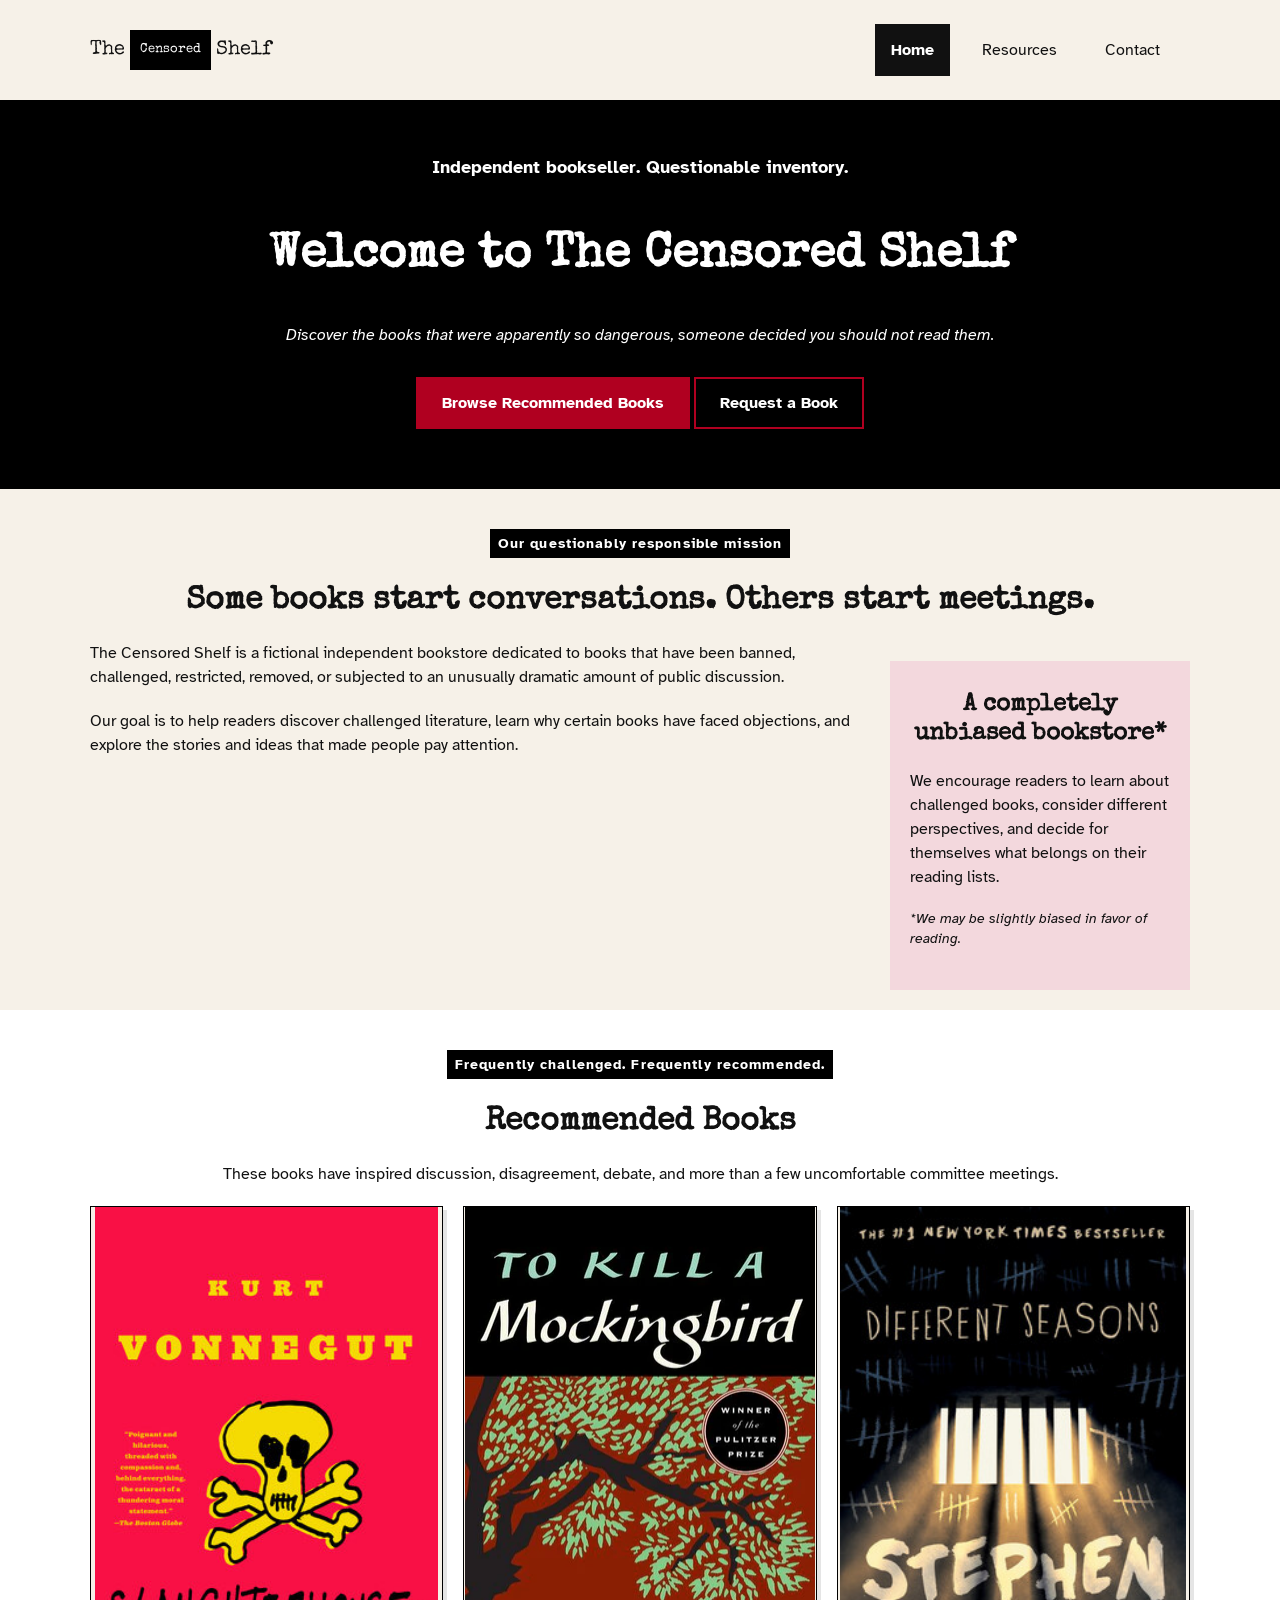
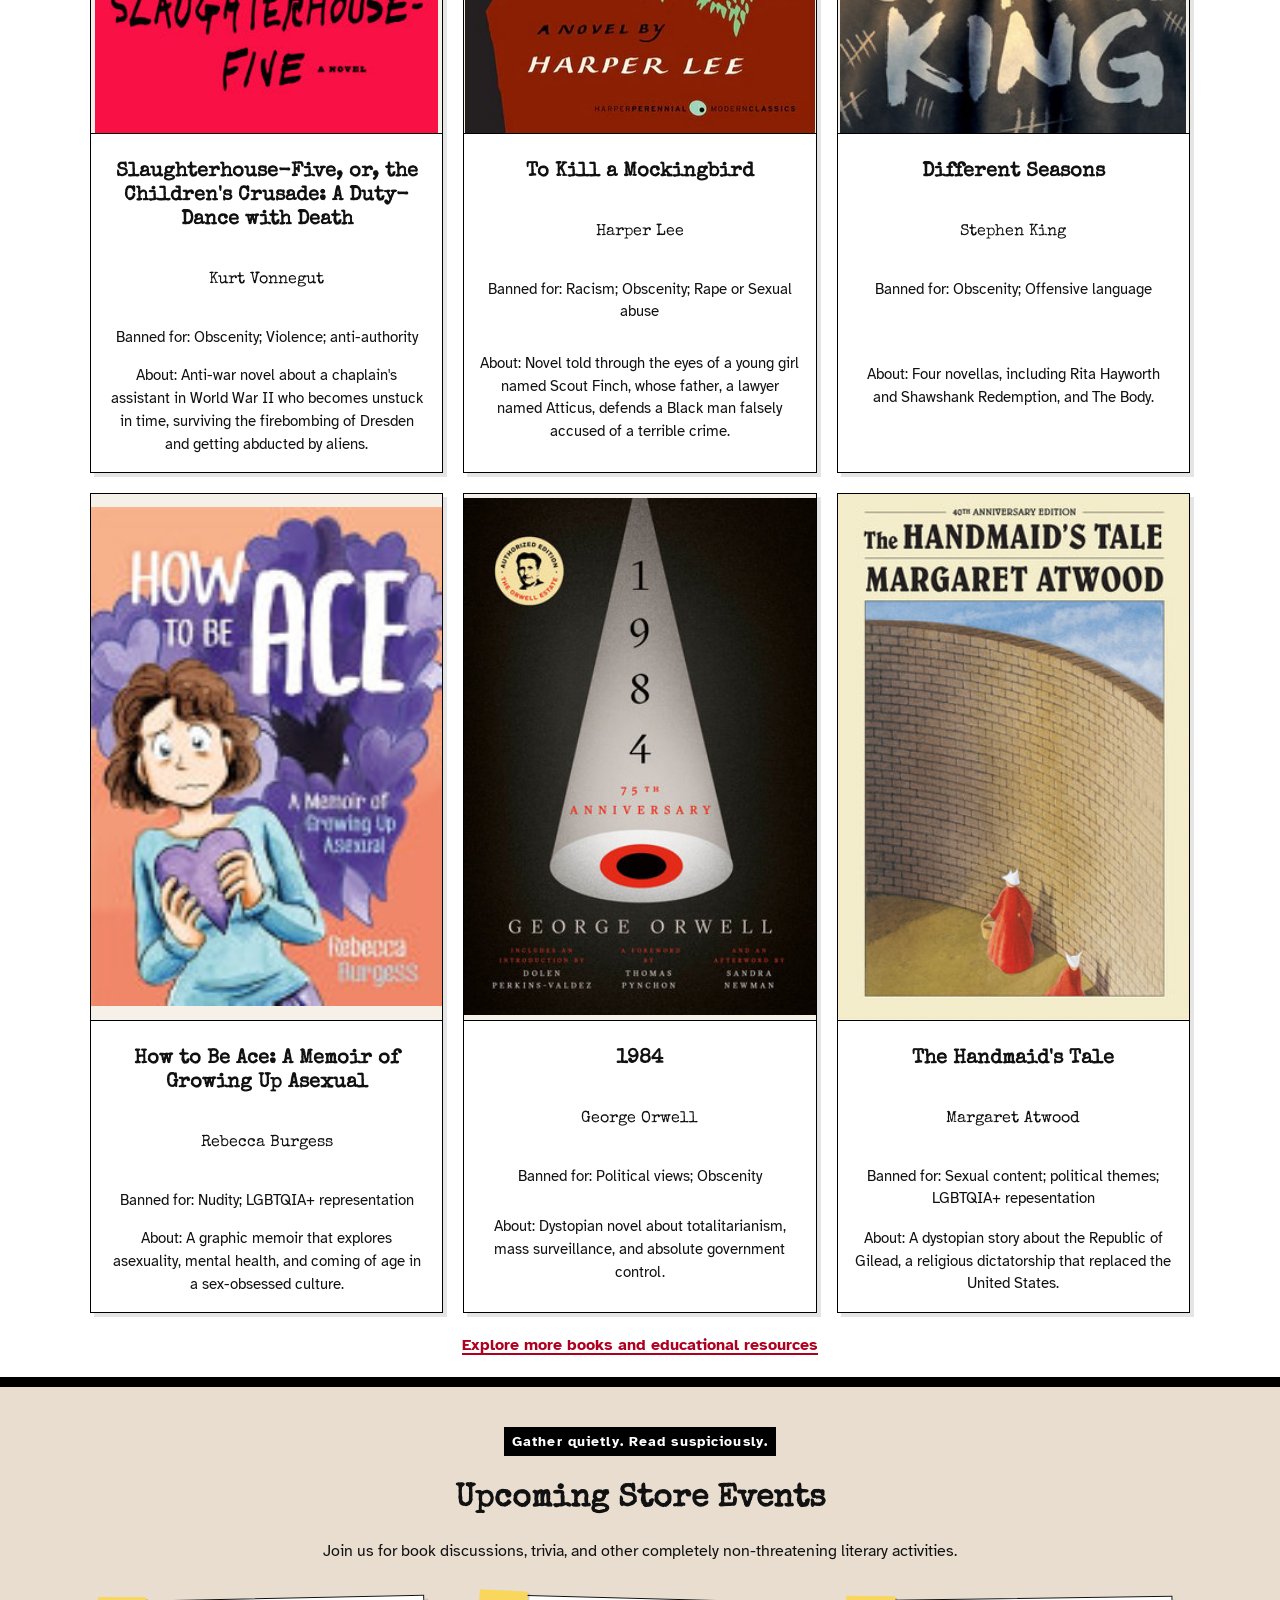
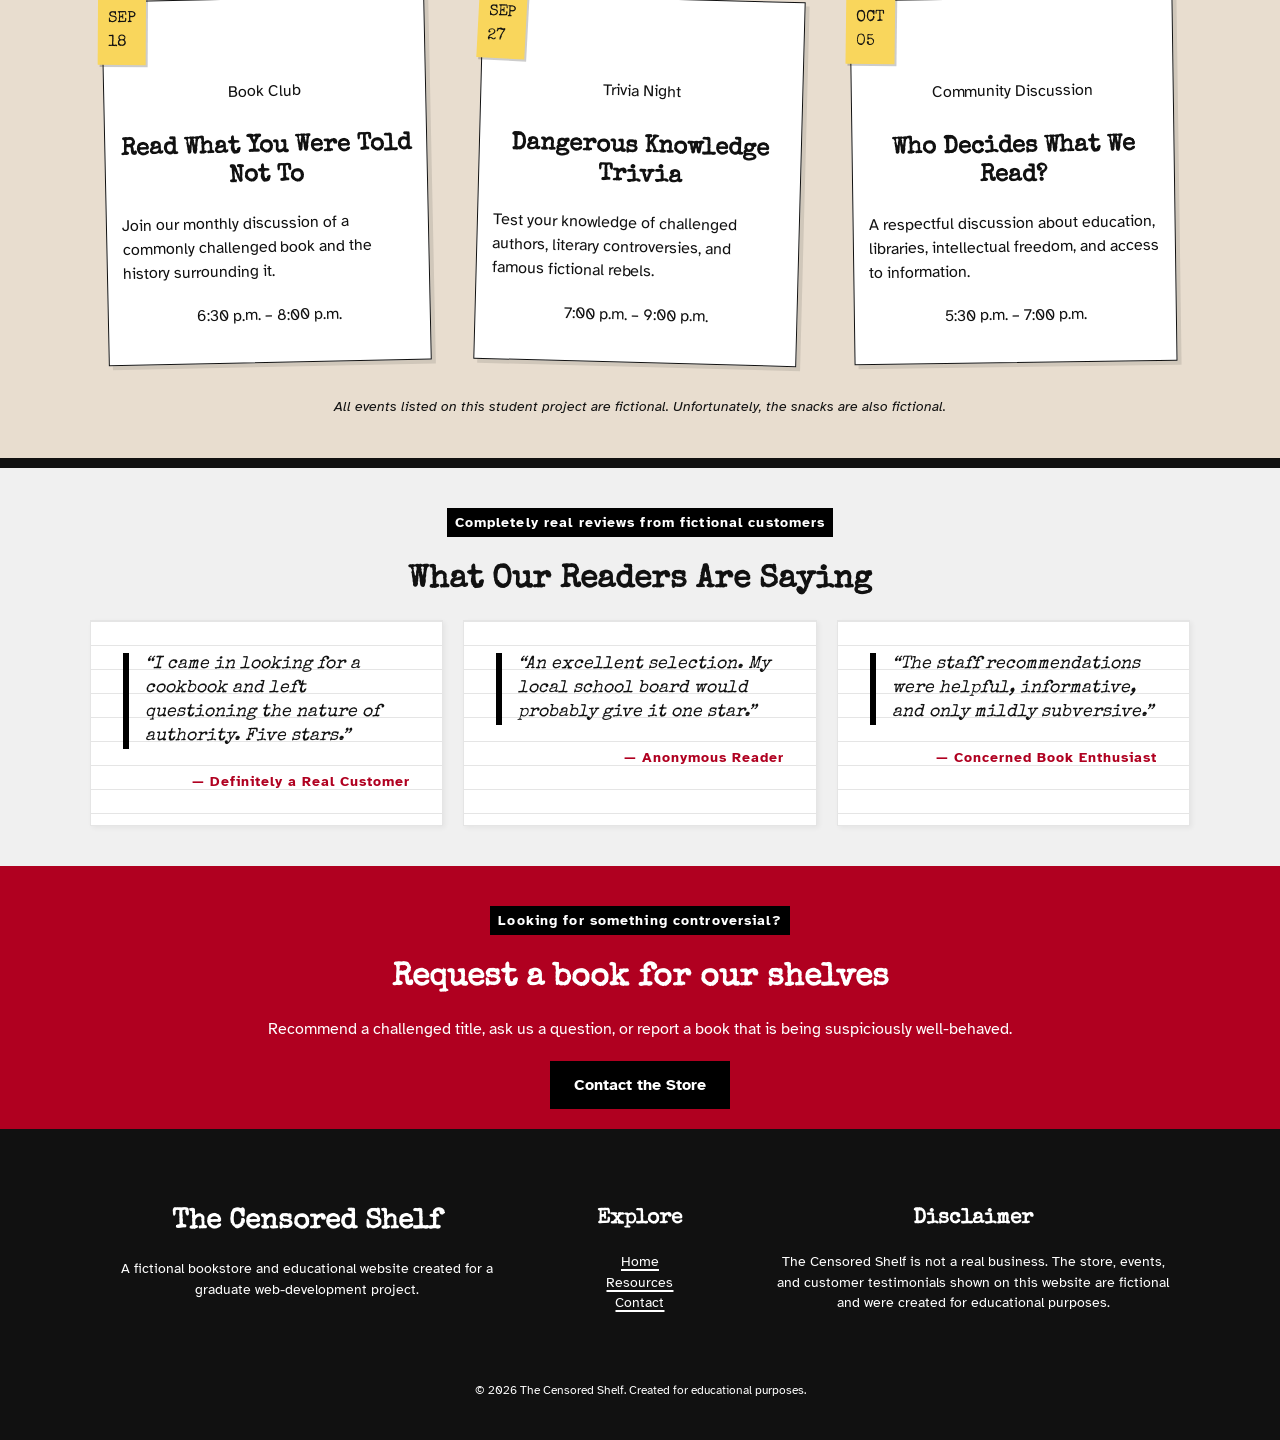
<file: index.html>
<!DOCTYPE html>
<html lang="en">

<head>
    <meta charset="UTF-8">

    <meta name="viewport" content="width=device-width, initial-scale=1.0">

    <meta name="description"
        content="The Censored Shelf is a fictional bookstore and educational resource focused on banned and challenged books.">

    <title>Home | The Censored Shelf</title>

    <link rel="preconnect" href="https://fonts.googleapis.com">
    <link rel="preconnect" href="https://fonts.gstatic.com" crossorigin>
    <link
        href="https://fonts.googleapis.com/css2?family=Atkinson+Hyperlegible:ital,wght@0,400;0,700;1,400;1,700&family=Special+Elite&display=swap"
        rel="stylesheet">

    <link rel="stylesheet" href="css/styles.css">
</head>

<body>

    <!-- Site header -->
    <header class="site-header">
        <div class="header-container">

            <a class="site-logo" href="index.html">
                The <span class="redacted">Censored</span> Shelf
            </a>

            <nav class="main-navigation" aria-label="Main navigation">
                <input type="checkbox" id="checkbox-toggle">
                <label for="checkbox-toggle" class="menu-btn"><span class="sr-only">Open navigation menu</span></label>
                <ul class="navigation-list">
                    <li>
                        <a class="active-page">Home</a>
                    </li>

                    <li>
                        <a href="resource.html">Resources</a>
                    </li>

                    <li>
                        <a href="contact.html">Contact</a>
                    </li>
                </ul>
            </nav>

        </div>
    </header>


    <main>

        <!-- Hero section -->
        <section class="hero-section">
            <div class="hero-content">

                <p class="hero-label">
                    Independent bookseller. Questionable inventory.
                </p>

                <h1>Welcome to The Censored Shelf</h1>

                <p class="hero-tagline">
                    Discover the books that were apparently so dangerous,
                    someone decided you should not read them.
                </p>

                <div class="hero-buttons">

                    <!-- Scrolls to the recommended books section on this page -->
                    <a class="primary-button" href="#recommended-books">
                        Browse Recommended Books
                    </a>

                    <!-- Links to Lucy's contact/request page -->
                    <a class="secondary-button" href="contact.html">
                        Request a Book
                    </a>

                </div>

            </div>
        </section>


        <!-- Mission and about section -->
        <section class="about-section" id="about">
            <div class="section-container">

                <div class="section-heading">
                    <p class="section-label">
                        Our questionably responsible mission
                    </p>

                    <h2>Some books start conversations. Others start meetings.</h2>
                </div>

                <div class="about-content">

                    <div class="about-text">
                        <p>
                            The Censored Shelf is a fictional independent bookstore
                            dedicated to books that have been banned, challenged,
                            restricted, removed, or subjected to an unusually dramatic
                            amount of public discussion.
                        </p>

                        <p>
                            Our goal is to help readers discover challenged literature,
                            learn why certain books have faced objections, and explore
                            the stories and ideas that made people pay attention.
                        </p>
                    </div>

                    <aside class="about-callout">
                        <h3>A completely unbiased bookstore*</h3>

                        <p>
                            We encourage readers to learn about challenged books,
                            consider different perspectives, and decide for themselves
                            what belongs on their reading lists.
                        </p>

                        <p class="small-print">
                            *We may be slightly biased in favor of reading.
                        </p>
                    </aside>

                </div>

            </div>
        </section>


        <!-- Recommended books section -->
        <section class="books-section" id="recommended-books">
            <div class="section-container">

                <div class="section-heading">
                    <p class="section-label">
                        Frequently challenged. Frequently recommended.
                    </p>

                    <h2>Recommended Books</h2>

                    <p>
                        These books have inspired discussion, disagreement,
                        debate, and more than a few uncomfortable committee meetings.
                    </p>
                </div>

                <div class="book-status sr-only" aria-live="polite"></div>
                <div class="book-grid" id="book-list" aria-live="polite">

                    <p class="book-loading">
                        Our recommendations are currently being removed from
                        an undisclosed library shelf. Please check back soon.
                    </p>

                </div>

                <noscript>
                    <p class="javascript-message">
                        JavaScript must be enabled to view the recommended book list.
                    </p>
                </noscript>

                <div class="section-link">
                    <a class="text-link" href="resource.html">
                        Explore more books and educational resources
                    </a>
                </div>

            </div>
        </section>


        <!-- Upcoming events section -->
        <section class="events-section">
            <div class="section-container">

                <div class="section-heading">
                    <p class="section-label">
                        Gather quietly. Read suspiciously.
                    </p>

                    <h2>Upcoming Store Events</h2>

                    <p>
                        Join us for book discussions, trivia, and other
                        completely non-threatening literary activities.
                    </p>
                </div>

                <div class="event-grid">

                    <article class="event-card">

                        <div class="event-date">
                            <span class="event-month">SEP</span>
                            <span class="event-day">18</span>
                        </div>

                        <div class="event-details">
                            <p class="event-type">Book Club</p>

                            <h3>Read What You Were Told Not To</h3>

                            <p>
                                Join our monthly discussion of a commonly challenged
                                book and the history surrounding it.
                            </p>

                            <p class="event-time">
                                6:30 p.m. – 8:00 p.m.
                            </p>
                        </div>

                    </article>


                    <article class="event-card">

                        <div class="event-date">
                            <span class="event-month">SEP</span>
                            <span class="event-day">27</span>
                        </div>

                        <div class="event-details">
                            <p class="event-type">Trivia Night</p>

                            <h3>Dangerous Knowledge Trivia</h3>

                            <p>
                                Test your knowledge of challenged authors,
                                literary controversies, and famous fictional rebels.
                            </p>

                            <p class="event-time">
                                7:00 p.m. – 9:00 p.m.
                            </p>
                        </div>

                    </article>


                    <article class="event-card">

                        <div class="event-date">
                            <span class="event-month">OCT</span>
                            <span class="event-day">05</span>
                        </div>

                        <div class="event-details">
                            <p class="event-type">Community Discussion</p>

                            <h3>Who Decides What We Read?</h3>

                            <p>
                                A respectful discussion about education, libraries,
                                intellectual freedom, and access to information.
                            </p>

                            <p class="event-time">
                                5:30 p.m. – 7:00 p.m.
                            </p>
                        </div>

                    </article>

                </div>

                <p class="fictional-event-note">
                    All events listed on this student project are fictional.
                    Unfortunately, the snacks are also fictional.
                </p>

            </div>
        </section>


        <!-- Testimonials section -->
        <section class="testimonials-section">
            <div class="section-container">

                <div class="section-heading">
                    <p class="section-label">
                        Completely real reviews from fictional customers
                    </p>

                    <h2>What Our Readers Are Saying</h2>
                </div>

                <div class="testimonial-grid">

                    <figure class="testimonial-card">

                        <blockquote class="testimonial-quote">
                            <p>
                                “I came in looking for a cookbook and left questioning
                                the nature of authority. Five stars.”
                            </p>
                        </blockquote>

                        <figcaption class="testimonial-name">
                            — Definitely a Real Customer
                        </figcaption>

                    </figure>


                    <figure class="testimonial-card">

                        <blockquote class="testimonial-quote">
                            <p>
                                “An excellent selection. My local school board would
                                probably give it one star.”
                            </p>
                        </blockquote>

                        <figcaption class="testimonial-name">
                            — Anonymous Reader
                        </figcaption>

                    </figure>


                    <figure class="testimonial-card">

                        <blockquote class="testimonial-quote">
                            <p>
                                “The staff recommendations were helpful, informative,
                                and only mildly subversive.”
                            </p>
                        </blockquote>

                        <figcaption class="testimonial-name">
                            — Concerned Book Enthusiast
                        </figcaption>

                    </figure>

                </div>

            </div>
        </section>


        <!-- Contact call-to-action -->
        <section class="contact-banner">
            <div class="section-container contact-banner-content">

                <div class="contact-banner-text">
                    <p class="section-label">
                        Looking for something controversial?
                    </p>

                    <h2>Request a book for our shelves</h2>

                    <p>
                        Recommend a challenged title, ask us a question,
                        or report a book that is being suspiciously well-behaved.
                    </p>
                </div>

                <a class="black-button" href="contact.html">
                    Contact the Store
                </a>

            </div>
        </section>

    </main>


    <!-- Site footer -->
    <footer class="site-footer">
        <div class="footer-container">

            <div class="footer-about">
                <h2>The Censored Shelf</h2>

                <p>
                    A fictional bookstore and educational website created
                    for a graduate web-development project.
                </p>
            </div>


            <nav class="footer-navigation" aria-label="Footer navigation">
                <h3>Explore</h3>

                <ul>
                    <li>
                        <a href="index.html">Home</a>
                    </li>

                    <li>
                        <a href="resource.html">Resources</a>
                    </li>

                    <li>
                        <a href="contact.html">Contact</a>
                    </li>
                </ul>
            </nav>


            <div class="footer-disclaimer">
                <h3>Disclaimer</h3>

                <p>
                    The Censored Shelf is not a real business. The store,
                    events, and customer testimonials shown on this website
                    are fictional and were created for educational purposes.
                </p>
            </div>

        </div>

        <div class="footer-bottom">
            <p>
                &copy; 2026 The Censored Shelf. Created for educational purposes.
            </p>
        </div>
    </footer>

    <script src="js/script.js"></script>

</body>

</html>
</file>
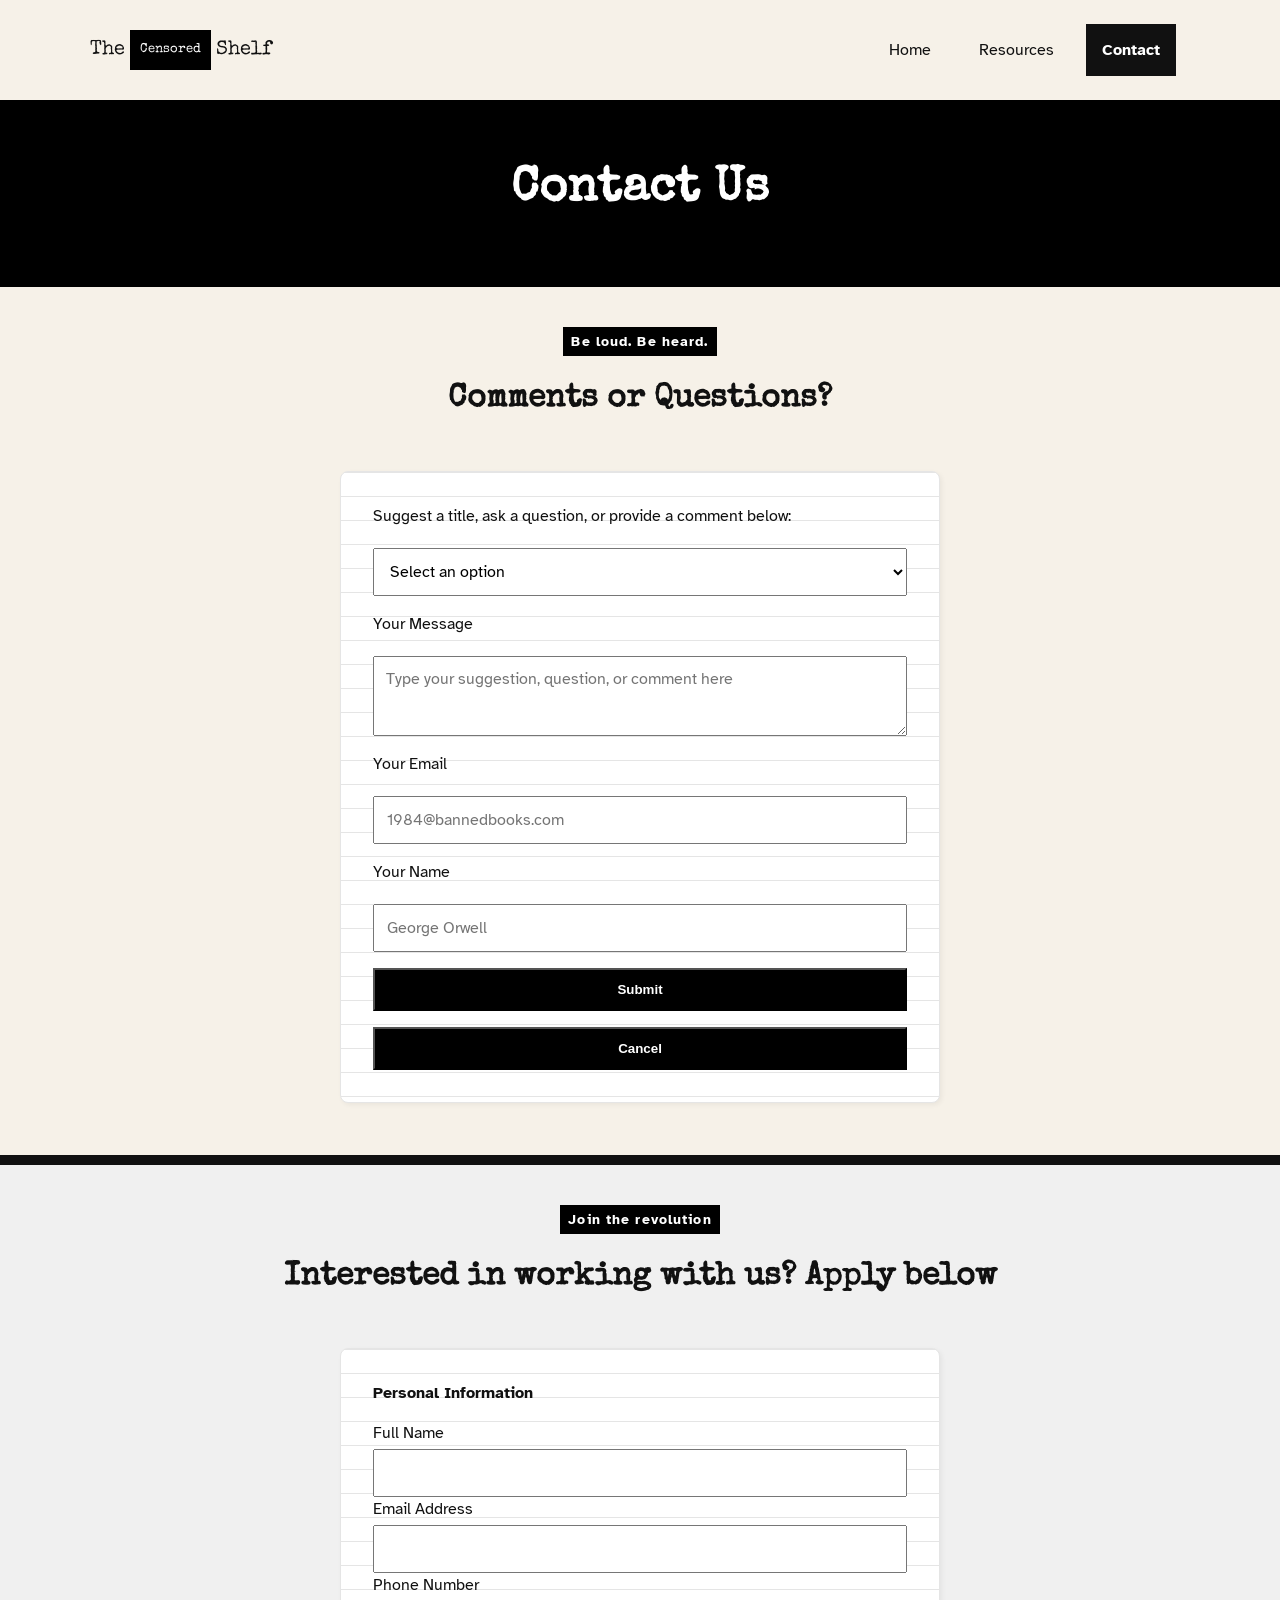
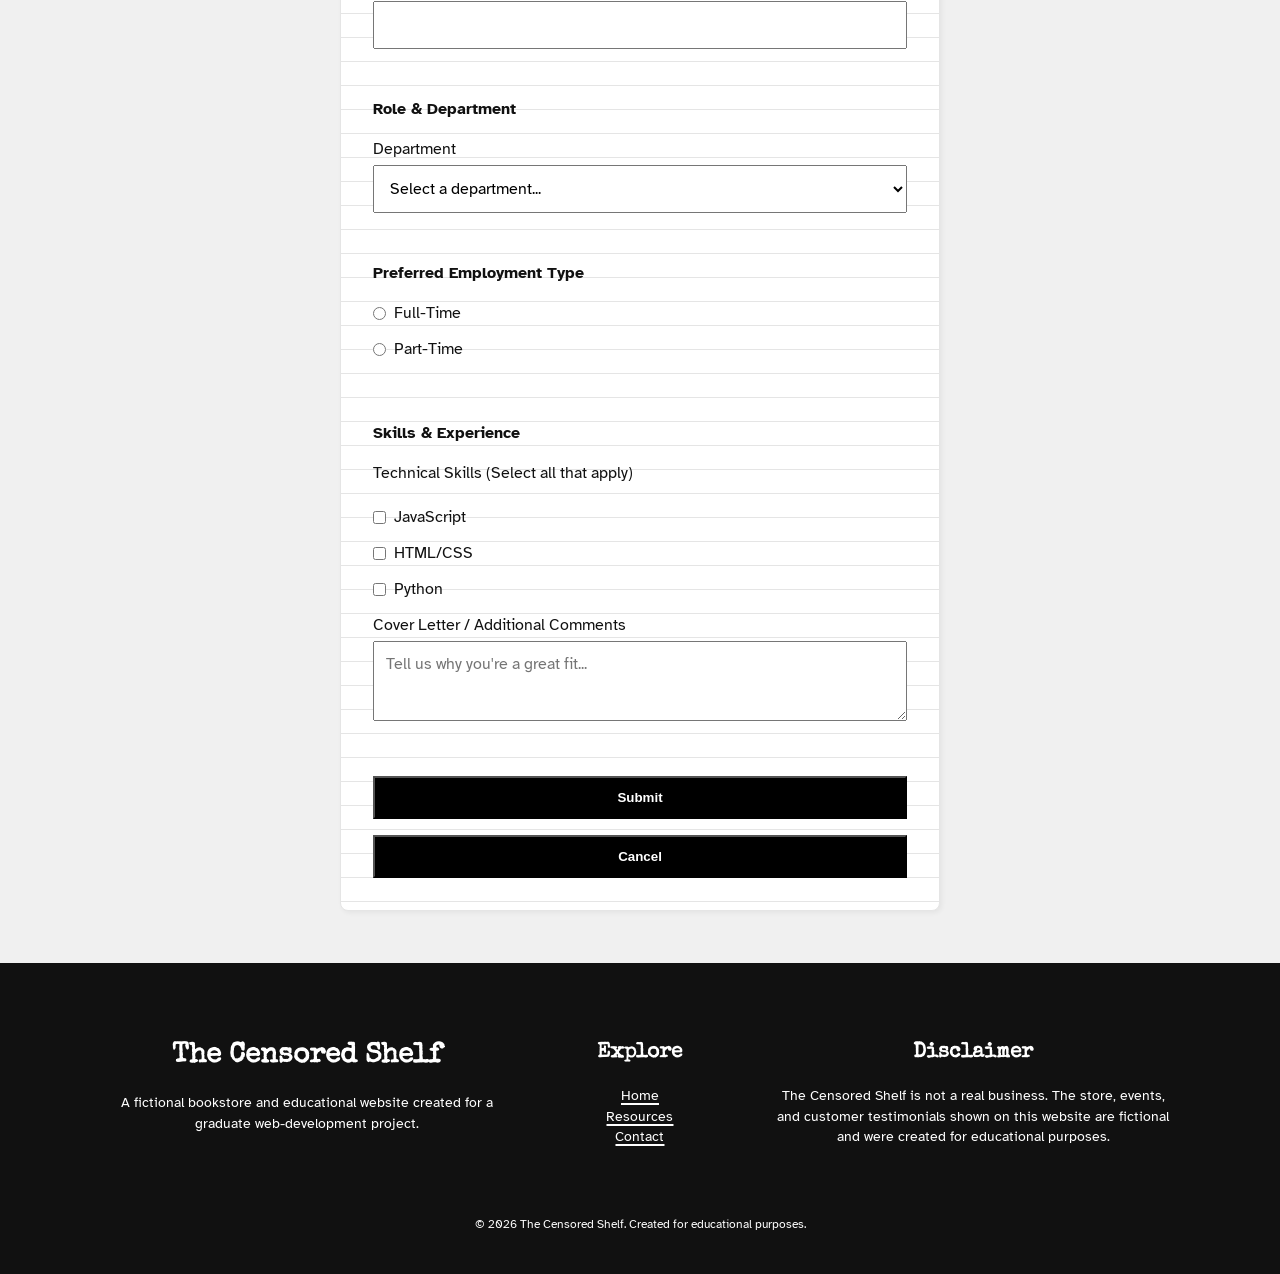
<file: contact.html>
<!DOCTYPE html>
<html lang="en">

<head>
    <meta charset="UTF-8">

    <meta name="viewport" content="width=device-width, initial-scale=1.0">

    <meta name="description"
        content="The Censored Shelf is a fictional bookstore and educational resource focused on banned and challenged books.">

    <title>Contact Us | The Censored Shelf</title>

    <link rel="preconnect" href="https://fonts.googleapis.com">
    <link rel="preconnect" href="https://fonts.gstatic.com" crossorigin>
    <link
        href="https://fonts.googleapis.com/css2?family=Atkinson+Hyperlegible:ital,wght@0,400;0,700;1,400;1,700&family=Special+Elite&display=swap"
        rel="stylesheet">

    <link rel="stylesheet" href="css/styles.css">
</head>

<body>
    <!-- Site header -->
    <header class="site-header">
        <div class="header-container">

            <a class="site-logo" href="index.html">
                The <span class="redacted">Censored</span> Shelf
            </a>

            <nav class="main-navigation" aria-label="Main navigation">
                <input type="checkbox" id="checkbox-toggle">
                <label for="checkbox-toggle" class="menu-btn"><span class="sr-only">Open navigation menu</span></label>
                <ul class="navigation-list">
                    <li>
                        <a href="index.html">Home</a>
                    </li>

                    <li>
                        <a href="resource.html">Resources</a>
                    </li>

                    <li>
                        <a class="active-page">Contact</a>
                    </li>
                </ul>
            </nav>

        </div>
    </header>

    <main>
        <!-- Hero section -->
        <section class="hero-section">
            <div class="hero-content">
                <h1>Contact Us </h1>
            </div>
        </section>
        <!--Recommendation section -->

        <section class="recommendation-section" id="recommend-titles">
            <div class="section-container">
                <div class="section-heading">
                    <p class="section-label">
                        Be loud. Be heard.
                    </p>

                    <h2>Comments or Questions?</h2>
                </div>
                <div class="item-featured">


                    <form action="submit.html" method="post">

                        <label for="submission">
                            Suggest a title, ask a question, or provide a comment below:
                        </label>

                        <select id="submission" name="submission_type" required>
                            <option value="" disabled selected>Select an option</option>
                            <option value="suggestion">Suggest a book for us to carry</option>
                            <option value="comment">Leave a comment</option>
                            <option value="question">Ask us a question</option>
                        </select>

                        <label for="message">Your Message</label>
                        <textarea id="message" name="message"
                            placeholder="Type your suggestion, question, or comment here" rows="5" required></textarea>

                        <label for="email">Your Email</label>
                        <input type="email" id="email" name="email" placeholder="1984@bannedbooks.com" required>

                        <label for="first_name">Your Name</label>
                        <input type="text" id="first_name" name="first_name" placeholder="George Orwell" required>

                        <button type="submit" class="black-button">Submit</button>
                        <button type="reset" class="black-button">Cancel</button>

                    </form>
                </div>
            </div>
        </section>

        <!--Job application section-->
        <section class="job-application" id="application">
            <div class="section-container">
                <div class="section-heading">
                    <p class="section-label">Join the revolution </p>
                    <h2>Interested in working with us? Apply below</h2>
                </div>
                <div class="item-featured">
                    <form action="submit.html" method="post">
                        <!-- SECTION 1: Personal Information -->
                        <fieldset>
                            <legend>Personal Information</legend>
                            <label for="full-name">Full Name</label>
                            <input type="text" id="full-name" name="user_name" required>

                            <label for="job-email">Email Address</label>
                            <input type="email" id="job-email" name="user_email" required>


                            <label for="phone">Phone Number</label>
                            <input type="tel" id="phone" name="user_phone">

                        </fieldset>

                        <!-- SECTION 2: Role Preferences -->
                        <fieldset>
                            <legend>Role & Department</legend>
                            <label for="department">Department</label>
                            <select id="department" name="user_dept" required>
                                <option value="" disabled selected>Select a department...</option>
                                <option value="buying">Book Buying</option>
                                <option value="sales">Customer Service </option>
                                <option value="web"> Website Development </option>
                                <option value="community">Community Outreach </option>
                            </select>
                        </fieldset>


                        <fieldset>
                            <legend>Preferred Employment Type</legend>
                            <div class="radio-option">
                                <input type="radio" id="ft" name="job_type" value="full-time">
                                <label for="ft">Full-Time</label>
                            </div>
                            <div class="radio-option">
                                <input type="radio" id="pt" name="job_type" value="part-time">
                                <label for="pt">Part-Time</label>
                            </div>
                        </fieldset>

                        <!-- SECTION 3: Qualifications -->
                        <fieldset>
                            <legend>Skills & Experience</legend>
                            <p>Technical Skills (Select all that apply)</p>
                            <div class="checkbox-option">
                                <input type="checkbox" id="js" name="skills" value="javascript">
                                <label for="js">JavaScript</label>
                            </div>
                            <div class="checkbox-option">
                                <input type="checkbox" id="html" name="skills" value="html">
                                <label for="html">HTML/CSS</label>
                            </div>
                            <div class="checkbox-option">
                                <input type="checkbox" id="py" name="skills" value="python">
                                <label for="py">Python</label>
                            </div>


                            <label for="cover_letter">Cover Letter / Additional Comments</label>
                            <textarea id="cover_letter" name="user_comments" rows="6"
                                placeholder="Tell us why you're a great fit..."></textarea>
                        </fieldset>

                        <!-- Submission -->
                        <button type="submit" class="black-button"> Submit </button>
                        <button type="reset" class="black-button"> Cancel</button>
                    </form>
                </div>
            </div>
        </section>

    </main>

    <!-- Site footer -->
    <footer class="site-footer">
        <div class="footer-container">

            <div class="footer-about">
                <h2>The Censored Shelf</h2>

                <p>
                    A fictional bookstore and educational website created
                    for a graduate web-development project.
                </p>
            </div>


            <nav class="footer-navigation" aria-label="Footer navigation">
                <h3>Explore</h3>

                <ul>
                    <li>
                        <a href="index.html">Home</a>
                    </li>

                    <li>
                        <a href="resource.html">Resources</a>
                    </li>

                    <li>
                        <a href="contact.html">Contact</a>
                    </li>
                </ul>
            </nav>


            <div class="footer-disclaimer">
                <h3>Disclaimer</h3>

                <p>
                    The Censored Shelf is not a real business. The store,
                    events, and customer testimonials shown on this website
                    are fictional and were created for educational purposes.
                </p>
            </div>

        </div>

        <div class="footer-bottom">
            <p>
                &copy; 2026 The Censored Shelf. Created for educational purposes.
            </p>
        </div>
    </footer>

</body>

</html>
</file>
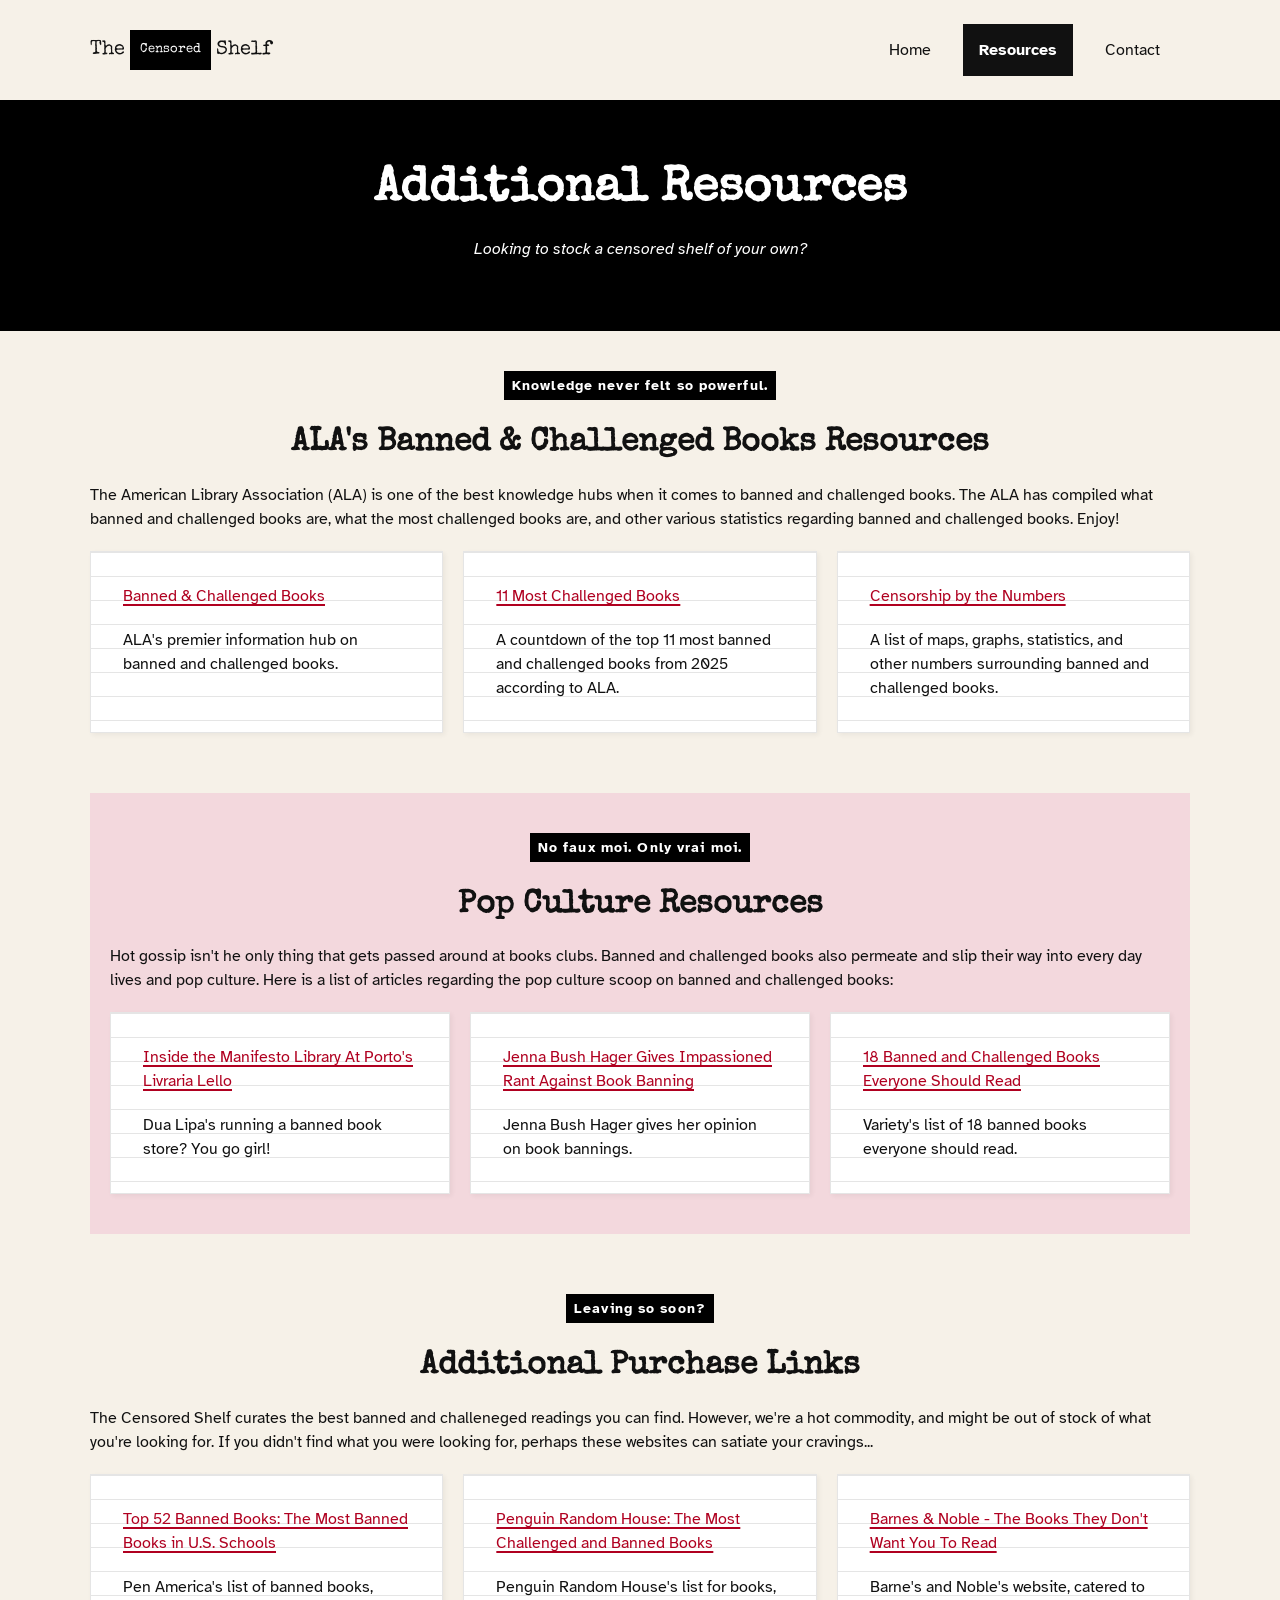
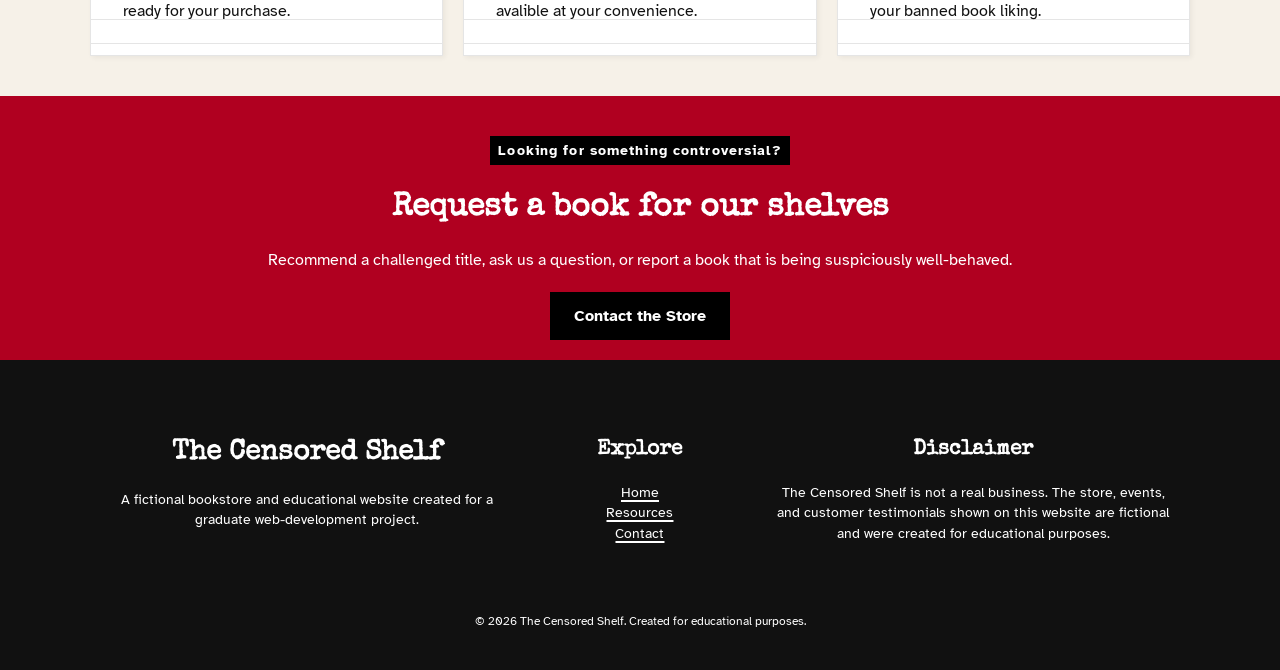
<file: resource.html>
<!DOCTYPE html>
<html lang="en">

<head>
    <meta charset="UTF-8">

    <meta name="viewport" content="width=device-width, initial-scale=1.0">

    <meta name="description"
        content="The Censored Shelf is a fictional bookstore and educational resource focused on banned and challenged books.">

    <title>Resources | The Censored Shelf</title>

    <link rel="preconnect" href="https://fonts.googleapis.com">
    <link rel="preconnect" href="https://fonts.gstatic.com" crossorigin>
    <link
        href="https://fonts.googleapis.com/css2?family=Atkinson+Hyperlegible:ital,wght@0,400;0,700;1,400;1,700&family=Special+Elite&display=swap"
        rel="stylesheet">

    <link rel="stylesheet" href="css/styles.css">
</head>

<body>

    <!-- Site header -->
    <header class="site-header">
        <div class="header-container">

            <a class="site-logo" href="index.html">
                The <span class="redacted">Censored</span> Shelf
            </a>

            <nav class="main-navigation" aria-label="Main navigation">
                <input type="checkbox" id="checkbox-toggle">
                <label for="checkbox-toggle" class="menu-btn"><span class="sr-only">Open navigation menu</span></label>
                <ul class="navigation-list">
                    <li>
                        <a href="index.html">Home</a>
                    </li>

                    <li>
                        <a class="active-page">Resources</a>
                    </li>

                    <li>
                        <a href="contact.html">Contact</a>
                    </li>
                </ul>
            </nav>

        </div>
    </header>


    <main>
        <section class="hero-section">
            <div class="hero-content">
                <h1>Additional Resources</h1>
                <p><i>Looking to stock a censored shelf of your own?</i></p>
            </div>
        </section>

        <section class="ALA-Banned-Books">
            <div class="section-heading">
                <p class="section-label">
                    Knowledge never felt so powerful.
                </p>
            </div>

            <div class="section-container">
                <h2>ALA's Banned & Challenged Books Resources</h2>
                <p>The American Library Association (ALA) is one of the best knowledge hubs when it comes to banned and
                    challenged books. The ALA has compiled what banned and challenged books are,
                    what the most challenged books are, and other various statistics regarding banned and
                    challenged books. Enjoy!
                </p>

                <div class="resource-grid">

                    <figure class="resource-card">
                        <blockquote class="resource-link">
                            <a href="https://www.ala.org/bbooks">Banned & Challenged Books</a>
                        </blockquote>

                        <figcaption class="resource-blurb">
                            ALA's premier information hub on banned and challenged books.
                        </figcaption>
                    </figure>

                    <figure class="resource-card">
                        <blockquote class="resource-link">
                            <a href="https://www.ala.org/bbooks/frequentlychallengedbooks/top10"> 11 Most Challenged
                                Books</a>
                        </blockquote>

                        <figcaption class="resource-blurb">
                            A countdown of the top 11 most banned and challenged books from 2025 according to ALA.
                        </figcaption>
                    </figure>

                    <figure class="resource-card">
                        <blockquote class="resource-link">
                            <a href="https://www.ala.org/bbooks/book-ban-data"> Censorship by the Numbers</a>
                        </blockquote>

                        <figcaption class="resource-blurb">
                            A list of maps, graphs, statistics, and other numbers surrounding banned and challenged
                            books.
                        </figcaption>
                    </figure>
                </div>
            </div>
        </section>

        <section class="Pop-Culture">
            <div class=" section-container resource-feature">
                <div class="section-heading">
                    <p class="section-label">
                        No faux moi. Only vrai moi.
                    </p>
                </div>

                <div>
                    <h2>Pop Culture Resources</h2>
                    <p>Hot gossip isn't he only thing that gets passed around at books clubs. Banned and challenged
                        books
                        also permeate and slip their way into every day lives and pop culture. Here is a list of
                        articles
                        regarding
                        the pop culture scoop on banned and challenged books:
                    </p>

                    <div class="resource-grid">

                        <figure class="resource-card">
                            <blockquote class="resource-link">
                                <a href="https://www.service95.com/manifesto-library-launch">Inside the Manifesto
                                    Library At
                                    Porto's Livraria Lello</a>
                            </blockquote>

                            <figcaption class="resource-blurb">
                                Dua Lipa's running a banned book store? You go girl!
                            </figcaption>
                        </figure>

                        <figure class="resource-card">
                            <blockquote class="resource-link">
                                <a
                                    href="https://www.today.com/popculture/jenna-bush-hager-rant-book-banning-las-culturistas-rcna346109">
                                    Jenna Bush Hager Gives Impassioned Rant Against Book Banning</a>
                            </blockquote>

                            <figcaption class="resource-blurb">
                                Jenna Bush Hager gives her opinion on book bannings.
                            </figcaption>
                        </figure>

                        <figure class="resource-card">
                            <blockquote class="resource-link">
                                <a href="https://variety.com/shop/banned-challenged-books-1235167579/"> 18 Banned and
                                    Challenged Books Everyone Should Read</a>
                            </blockquote>

                            <figcaption class="resource-blurb">
                                Variety's list of 18 banned books everyone should read.
                            </figcaption>
                        </figure>
                    </div>
                </div>
            </div>
        </section>

        <section class="Purchase-Links">
            <div class="section-heading">
                <p class="section-label">
                    Leaving so soon?
                </p>
            </div>

            <div class="section-container">
                <h2>Additional Purchase Links</h2>
                <p>The Censored Shelf curates the best banned and challeneged readings you can find. However, we're a
                    hot commodity, and might be out of stock of what you're looking for. If you didn't find what you
                    were looking for, perhaps these websites can satiate your cravings...</p>

                <div class="resource-grid">

                    <figure class="resource-card">
                        <blockquote class="resource-link">
                            <a href="https://pen.org/top-52-banned-books-since-2021/">Top 52 Banned Books: The Most
                                Banned Books in U.S. Schools</a>
                        </blockquote>

                        <figcaption class="resource-blurb">
                            Pen America's list of banned books, ready for your purchase.
                        </figcaption>
                    </figure>

                    <figure class="resource-card">
                        <blockquote class="resource-link">
                            <a
                                href="https://www.penguinrandomhouse.com/the-read-down/the-most-challenged-and-banned-books/">
                                Penguin Random House: The Most Challenged and Banned Books</a>
                        </blockquote>

                        <figcaption class="resource-blurb">
                            Penguin Random House's list for books, avalible at your convenience.
                        </figcaption>
                    </figure>

                    <figure class="resource-card">
                        <blockquote class="resource-link">
                            <a href="https://www.barnesandnoble.com/collections/books/banned-books"> Barnes & Noble -
                                The Books They Don't Want You To Read</a>
                        </blockquote>

                        <figcaption class="resource-blurb">
                            Barne's and Noble's website, catered to your banned book liking.
                        </figcaption>
                    </figure>
                </div>
            </div>
        </section>

        <!-- Contact call-to-action -->
        <section class="contact-banner">
            <div class="section-container contact-banner-content">

                <div class="contact-banner-text">
                    <p class="section-label">
                        Looking for something controversial?
                    </p>

                    <h2>Request a book for our shelves</h2>

                    <p>
                        Recommend a challenged title, ask us a question,
                        or report a book that is being suspiciously well-behaved.
                    </p>
                </div>

                <a class="black-button" href="contact.html">
                    Contact the Store
                </a>

            </div>
        </section>

    </main>

    <!-- Site footer -->
    <footer class="site-footer">
        <div class="footer-container">

            <div class="footer-about">
                <h2>The Censored Shelf</h2>

                <p>
                    A fictional bookstore and educational website created
                    for a graduate web-development project.
                </p>
            </div>


            <nav class="footer-navigation" aria-label="Footer navigation">
                <h3>Explore</h3>

                <ul>
                    <li>
                        <a href="index.html">Home</a>
                    </li>

                    <li>
                        <a href="resource.html">Resources</a>
                    </li>

                    <li>
                        <a href="contact.html">Contact</a>
                    </li>
                </ul>
            </nav>


            <div class="footer-disclaimer">
                <h3>Disclaimer</h3>

                <p>
                    The Censored Shelf is not a real business. The store,
                    events, and customer testimonials shown on this website
                    are fictional and were created for educational purposes.
                </p>
            </div>

        </div>

        <div class="footer-bottom">
            <p>
                &copy; 2026 The Censored Shelf. Created for educational purposes.
            </p>
        </div>
    </footer>

</body>

</html>
</file>
<file: css/styles.css>
* {
    box-sizing: border-box;
    margin: 0;
    padding: 0;
}

:root {
    --background: #F6F1E8;
    --card: #FFFFFF;
    --text: #111111;
    --redaction-black: #000000;
    --censored-gray: #E5E5E5;
    --file-gray: #F0F0F0;
    --archive-tan: #E8DDCF;
    --red-light: #F3D8DD;
    --link: #B00020;
    --link-focus: #F9D65C;
    --link-hover: #7A0016;
    --link-visited: #6D213C;
    --white-text: #FFFFFF;
}

body {
    color: var(--text);
    background-color: var(--background);
    line-height: 1.5;
    font-family: "Atkinson Hyperlegible", Arial, sans-serif;
    font-size: 100%;
}

.header-container,
.hero-content,
.section-container,
.footer-container {
    width: 90%;
    max-width: 1100px;
    margin-right: auto;
    margin-left: auto;
}

.header-container {
    display: flex;
    align-items: center;
    justify-content: space-between;
}

/* Headings, Links, Buttons, Images */

h1,
h2,
h3,
h4,
h5,
h6 {
    font-family: "Special Elite", Georgia, serif;
    text-align: center;
    padding-top: 10px;
    padding-bottom: 20px;
}

h1 {
    font-size: 250%;
    line-height: 1.1;
}

h2 {
    font-size: 200%;
    line-height: 1.15;
}

h3 {
    font-size: 150%;
    line-height: 1.2;
}

h4 {
    font-size: 125%;
    line-height: 1.25;
}

p {
    margin-bottom: 20px;
}

a {
    color: var(--link);
    text-decoration: underline;
    text-decoration-thickness: 2px;
    text-underline-offset: 3px;
}

a:visited {
    color: var(--link-visited);
}

a:hover,
a:focus {
    color: var(--link-hover);
    text-decoration-thickness: 3px;
}

a:focus {
    outline: 3px solid var(--link-focus);
    outline-offset: 3px;
}

a:active {
    color: var(--redaction-black);
}

.primary-button,
.secondary-button,
.black-button {
    display: inline-block;
    padding: 12px 24px;
    text-decoration: none;
    font-weight: 600;
    transition: background-color 0.3s ease, transform 0.2s ease;
}

.primary-button {
    background-color: var(--link);
    color: var(--white-text);
    border: 2px solid var(--link);
    margin-bottom: 10px;
}

.secondary-button {
    background-color: transparent;
    color: var(--white-text);
    border: 2px solid var(--link);
}

.black-button {
    background-color: var(--redaction-black);
    border-color: var(--redaction-black);
    color: var(--white-text);
}

.primary-button:hover,
.primary-button:focus,
.secondary-button:hover,
.secondary-button:focus,
.black-button:hover,
.black-button:focus {
    background-color: var(--link-hover);
    border-color: var(--link-hover);
    color: var(--white-text);
}

.primary-button:visited,
.secondary-button:visited,
.black-button:visited {
    color: var(--white-text);
}

/* Redaction Decor */

.redacted {
    background-color: var(--redaction-black);
    color: var(--white-text);
    font-size: 65%;
    padding: 10px;
    margin: 0 5px;
}

/* Header Section (title & navbar) */

.site-header {
    padding: 10px 0;
    border-bottom: 4px solid var(--redaction-black);
}

a.site-logo {
    font-family: "Special Elite", Georgia, serif;
    font-size: 125%;
    text-decoration: none;
    color: var(--text);
    height: auto;
    white-space: nowrap;
    display: flex;
    align-items: center;
    margin-right: 6px;
}

.main-navigation {
    position: static;
    right: 20px;
    top: 50%;
    transform: none;
    background-color: var(--background);
    margin-bottom: 0;
    margin-left: auto;
    padding-top: 0;
    padding-bottom: 0;
}

.main-navigation ul {
    display: none;
    align-items: center;
    width: 100%;
}

.main-navigation li {
    width: 100%;
    text-align: center;
    padding: 0.5rem;
}

.navigation-list {
    width: max-content;
    min-width: 200px;
    position: fixed;
    z-index: 1000;
    left: auto;
    right: 0;
    display: none;
    background-color: var(--background);
}

.navigation-list a {
    text-decoration: none;
    padding: 0.5rem 0.75rem;
}

.navigation-list a:hover,
.navigation-list a:focus {
    background-color: var(--link-focus);
    color: var(--redaction-black);
    text-decoration: underline;
    text-decoration-thickness: 2px;
    text-underline-offset: 4px;
}

.navigation-list a:focus {
    outline: 3px solid var(--link-focus);
    outline-offset: 3px;
}

.active-page {
    background-color: var(--text);
    color: var(--white-text);
    font-weight: 700;
    text-decoration: none;
    pointer-events: none;
    cursor: default;
}

.menu-btn {
    display: flex;
    align-items: center;
    margin-bottom: 0;
    padding: 8px 12px;
    text-align: center;
    color: var(--text);
    width: auto;
    cursor: pointer;
}

.menu-btn::after {
    content: "\2630";
    font-size: 150%;
}

#checkbox-toggle {
    display: none;
}

#checkbox-toggle:checked~.navigation-list {
    display: block;
}

#checkbox-toggle:checked~.menu-btn::after {
    content: "\2716";
}

.sr-only {
    /* Hide the checkbox toggle label, for screen readers only. */
    position: absolute;
    width: 1px;
    height: 1px;
    padding: 0;
    margin: -1px;
    overflow: hidden;
    clip-path: inset(50%);
    white-space: nowrap;
    border: 0;
}

/* Main Content */

section {
    padding-top: 20px;
    padding-bottom: 20px;
}

.section-heading {
    text-align: center;
}

.section-label {
    display: inline-block;
    background-color: var(--redaction-black);
    color: var(--white-text);
    font-size: 87.5%;
    font-weight: 700;
    text-align: center;
    letter-spacing: 0.08em;
    padding: 0.25rem 0.5rem;
    margin-bottom: 16px;
    margin-top: 20px;

}

.hero-section {
    background-color: var(--redaction-black);
    color: var(--white-text);
    text-align: center;
    padding: 50px 0;
}

.hero-label {
    font-size: 110%;
    font-weight: 700;
    padding-bottom: 20px;
}

.hero-section h1 {
    font-size: 300%;
}

.hero-tagline {
    font-style: italic;
    padding-top: 20px;
    padding-bottom: 10px;
}

.about-section {
    display: flex;
    gap: 40px;
    align-items: flex-start;
}

.about-callout {
    background-color: var(--red-light);
    padding: 20px;
    margin-top: 20px;
}

.small-print {
    font-style: italic;
    font-size: 86%;
}

.book-grid,
.event-grid,
.testimonial-grid,
.resource-grid {
    display: grid;
    grid-template-columns: 1fr;
    grid-template-rows: auto;
    gap: 20px;
    margin-bottom: 20px;
}

.books-section {
    background-color: var(--card);
    text-align: center;
}

.book-card {
    display: flex;
    flex-direction: column;
    border: 1px solid var(--redaction-black);
    overflow: hidden;
    box-shadow: 4px 4px 0px rgba(0, 0, 0, 0.1);
    height: 100%;
}

.book-image {
    width: 100%;
    height: auto;
    aspect-ratio: 2 / 3;
    object-fit: contain;
    background-color: var(--background);
    border-bottom: 1px solid var(--redaction-black);
}

.book-card h3 {
    font-size: 1.25rem;
    margin: 1rem 1rem 0.5rem;
    line-height: 1.2;
}

.book-card h4 {
    font-size: 1rem;
    margin: 0 1rem 1rem;
    font-weight: 400;
}

.book-card p {
    margin: 0 1rem 1rem;
    font-size: 0.95rem;
    flex-grow: 1;
}

.book-loading {
    grid-column: 1 / -1;
    padding: 2rem;
}

.section-link {
    font-weight: 700;
}

.events-section {
    background-color: var(--archive-tan);
    border-top: 10px solid var(--redaction-black);
}

.event-card {
    position: relative;
    display: flex;
    flex-direction: column;
    background-color: var(--card);
    border: 1px solid var(--text);
    padding: 5px 15px 15px;
    margin: 15px;
    box-shadow: 4px 4px 0px rgba(0, 0, 0, 0.1);
}

.event-card:nth-child(1) {
    transform: rotate(-1.2deg);
}

.event-card:nth-child(2) {
    transform: rotate(1.5deg);
}

.event-card:nth-child(3) {
    transform: rotate(-0.8deg);
}

.event-card .event-date {
    position: absolute;
    top: -5px;
    left: -5px;
    display: flex;
    flex-direction: column;
    background-color: var(--link-focus);
    font-family: "Special Elite", Georgia, serif;
    padding: 10px;
    box-shadow: 2px 2px 0px rgba(0, 0, 0, 0.2);
    transform: rotate(1.5deg);
    z-index: 2;
}

.event-details {
    padding-top: 75px;
}

.event-type,
.event-time {
    text-align: center;
}

.fictional-event-note {
    font-size: 86%;
    font-style: italic;
    text-align: center;
}

.testimonials-section,
.job-application {
    background-color: var(--file-gray);
    border-top: 10px solid var(--text);
}

.testimonial-card,
.resource-card {
    background-color: var(--card);
    border: 1px solid var(--censored-gray);
    padding: 2rem;
    position: relative;
    box-shadow: rgba(0, 0, 0, 0.05) 2px 2px 5px;
    margin: 0;
    background-image: linear-gradient(var(--censored-gray) 1px, transparent 1px);
    background-size: 100% 1.5rem;
    line-height: 1.5rem;
}

.testimonial-quote {
    font-family: "Special Elite", Georgia, serif;
    color: var(--text);
    font-size: 1.1rem;
    margin-bottom: 1rem;
    font-style: italic;
    border-left: 6px solid var(--redaction-black);
    padding-left: 1rem;

}

.testimonial-name {
    text-align: right;
    font-size: 0.9rem;
    color: var(--link);
    font-weight: bold;
    letter-spacing: 1px;
}

.resource-blurb {
    margin-top: 20px;
}

.resource-feature {
    background-color: var(--red-light);
    padding: 20px;
}

.contact-banner {
    background-color: var(--link);
    color: var(--white-text);
}

.contact-banner-content {
    text-align: center;
}



/* Form */

.item-featured,
.form-group,
.radio-group,
.checkbox-group {
    max-width: 600px;
    margin: 2rem auto;
    padding: 2rem;
    border-radius: 8px;
    background-color: var(--card);
    border: 1px solid var(--censored-gray);
    padding: 2rem;
    position: relative;
    box-shadow: rgba(0, 0, 0, 0.05) 2px 2px 5px;
    background-image: linear-gradient(var(--censored-gray) 1px, transparent 1px);
    background-size: 100% 1.5rem;
    line-height: 1.5rem;
}

.item-featured form {
    display: flex;
    flex-direction: column;
    gap: 1rem;

}

label {
    display: block;
    margin-bottom: .25em;
}

.item-featured input,
select,
textarea {
    width: 100%;
    font-family: inherit;
    font-size: inherit;
    padding: 0.75em;

}

textarea {
    font-family: inherit;
    font-size: inherit;
    height: 5em;
}

fieldset {
    border: none;
    padding: 0;
    margin: 0 0 2rem 0;
}

form-group {
    max-width: 600px;
    margin: 2rem auto;
    padding: 2rem;
    border-radius: 8px;
    background-color: var(--card);
    border: 1px solid var(--censored-gray);
    padding: 2rem;
    position: relative;
    box-shadow: rgba(0, 0, 0, 0.05) 2px 2px 5px;
    background-image: linear-gradient(var(--censored-gray) 1px, transparent 1px);
    background-size: 100% 1.5rem;
    line-height: 1.5rem;
}

legend {
    font-weight: bold;
    margin-bottom: 1rem;
}


.radio-option,
.checkbox-option {
    display: flex;
    align-items: center;
    gap: 0.5rem;
    margin-bottom: 0.75rem;
}

.radio-option input,
.checkbox-option input {
    width: auto !important;
    flex: none;
    margin: 0;
}

.radio-option label,
.checkbox-option label {
    display: inline !important;
    margin: 0;
}

/* Footer Section */

footer {
    background-color: var(--text);
    color: var(--white-text);
    padding: 20px;
    text-align: center;
    font-size: 86%;
}

.footer-container {
    display: grid;
    grid-template-columns: 1fr;
    text-align: center;
    gap: 2rem;
    padding: 3rem 1rem;
}

.footer-navigation ul {
    list-style: none;
}

.footer-navigation a {
    color: var(--white-text);
}

.footer-navigation a:hover,
.footer-navigation a:focus {
    color: var(--link);
}

.footer-bottom {
    font-size: 86%;
}

/* Transform for screens bigger than 768px */

@media only screen and (min-width: 768px) {

    .menu-btn {
        display: none;
    }

    .main-navigation {
        width: auto;
        flex: 1 1 0%;
        display: flex;
        justify-content: flex-end;
        padding: 6px;
        margin-bottom: 0;
        background-color: var(--background);
    }

    .main-navigation ul {
        display: flex;
        justify-content: space-between;
        flex-direction: row;
        justify-content: center;
        align-items: center;
        list-style: none;
        padding: 0;
        margin: 0;
        width: auto;
        flex-wrap: nowrap;
        position: static;
    }

    .main-navigation li {
        width: auto;
    }

    .main-navigation a {
        display: block;
        padding: 14px 16px;
        text-decoration: none;
        white-space: nowrap;
        color: var(--text);
    }

    .main-navigation a.active-page {
        color: var(--white-text);
    }

    .navigation-list {
        background-color: var(--background);
    }

    .about-content {
        display: flex;
        gap: 30px;
        align-items: flex-start;
    }

    .about-text {
        flex: 1 1 0%;
        width: auto;
    }

    .about-callout {
        flex: 0 0 300px;
        width: auto;
    }

    .book-grid {
        display: grid;
        grid-template-columns: repeat(2, 1fr);
        grid-template-rows: auto;
    }

    .resource-grid {
        display: grid;
        grid-template-columns: repeat(3, 1fr);
        grid-template-rows: auto;
        gap: 20px;
        margin-bottom: 20px;
    }

    .footer-container {
        grid-template-columns: 2fr 1fr 2fr;
    }
}

/* Transform for screens bigger than 1024px */

@media only screen and (min-width: 1024px) {

    .book-grid {
        display: grid;
        grid-template-columns: repeat(3, 1fr);
        grid-template-rows: auto;
    }

    .event-grid,
    .testimonial-grid {
        display: grid;
        grid-template-columns: repeat(3, 1fr);
        grid-template-rows: auto;
        gap: 20px;
        margin-bottom: 20px;
    }

    .resource-grid {
        gap: 20px;
    }
}
</file>
